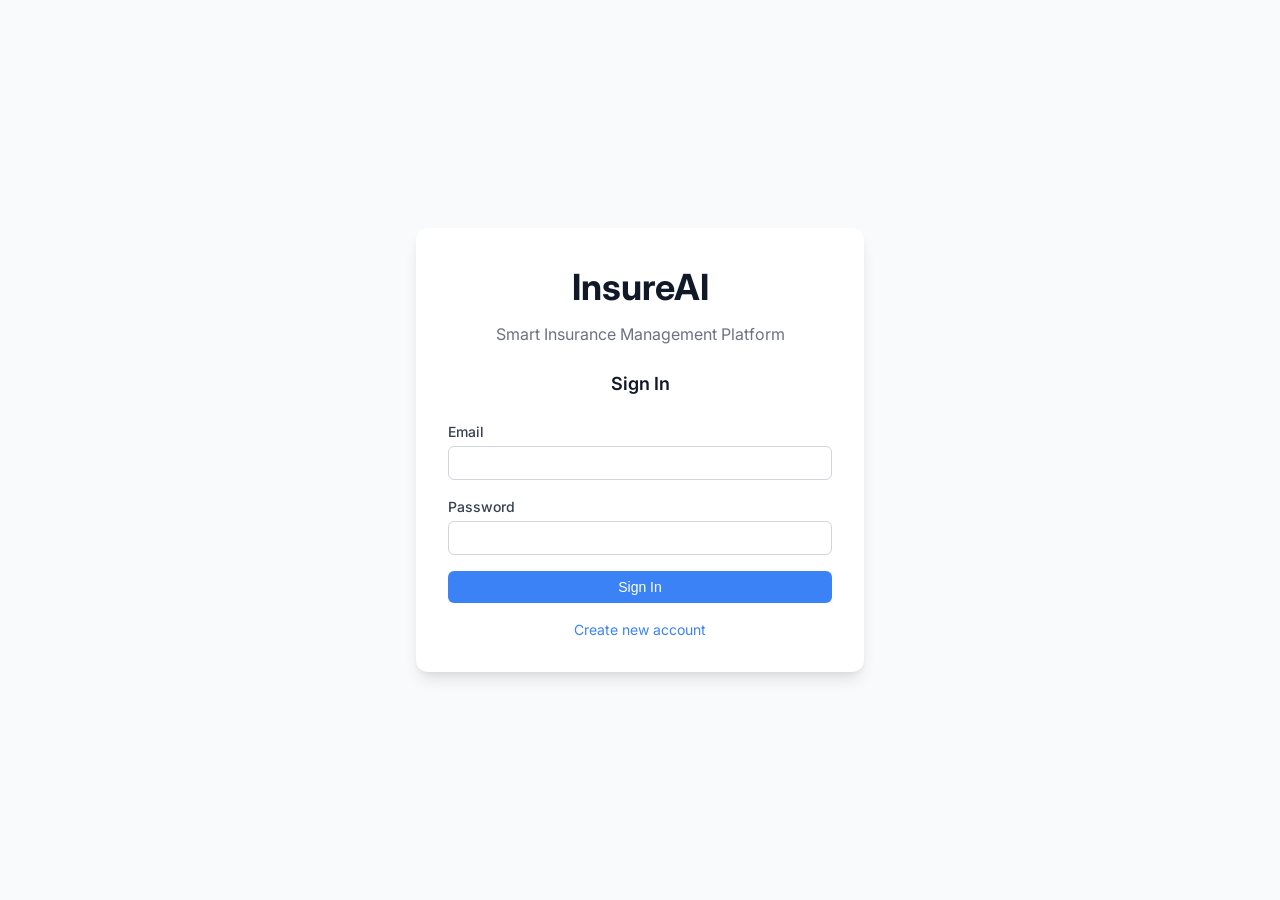
<file: src/main/resources/static/index.html>
<!DOCTYPE html>
<html lang="en">
<head>
    <meta charset="UTF-8">
    <meta name="viewport" content="width=device-width, initial-scale=1.0">
    <title>InsureAI</title>
    <script>
        // Redirect based on authentication
        const token = localStorage.getItem('insureai_token');
        if (token) {
            window.location.href = 'dashboard.html';
        } else {
            window.location.href = 'login.html';
        }
    </script>
</head>
<body>
    <p>Redirecting...</p>
</body>
</html>
</file>
<file: src/main/resources/static/styles.css>
@import url('https://fonts.googleapis.com/css2?family=Inter:wght@300;400;500;600;700&display=swap');

* {
    box-sizing: border-box;
    margin: 0;
    padding: 0;
}

body {
    font-family: 'Inter', -apple-system, BlinkMacSystemFont, 'Segoe UI', Roboto, sans-serif;
    background-color: #f9fafb;
    color: #111827;
    line-height: 1.5;
}

/* Layout */
.flex {
    display: flex;
}

.flex-1 {
    flex: 1;
}

.h-screen {
    height: 100vh;
}

.overflow-y-auto {
    overflow-y: auto;
}

.w-64 {
    width: 16rem;
}

.min-h-screen {
    min-height: 100vh;
}

.p-6 {
    padding: 1.5rem;
}

.p-8 {
    padding: 2rem;
}

.px-4 {
    padding-left: 1rem;
    padding-right: 1rem;
}

.py-2 {
    padding-top: 0.5rem;
    padding-bottom: 0.5rem;
}

.py-3 {
    padding-top: 0.75rem;
    padding-bottom: 0.75rem;
}

.mt-6 {
    margin-top: 1.5rem;
}

.mb-6 {
    margin-bottom: 1.5rem;
}

.mb-8 {
    margin-bottom: 2rem;
}

.mb-4 {
    margin-bottom: 1rem;
}

.mt-4 {
    margin-top: 1rem;
}

.mt-2 {
    margin-top: 0.5rem;
}

.space-y-4 > * + * {
    margin-top: 1rem;
}

.space-y-2 > * + * {
    margin-top: 0.5rem;
}

/* Grid */
.grid {
    display: grid;
}

.grid-cols-1 {
    grid-template-columns: repeat(1, minmax(0, 1fr));
}

.gap-6 {
    gap: 1.5rem;
}

.gap-4 {
    gap: 1rem;
}

/* Sidebar */
.sidebar {
    width: 16rem;
    background-color: #1f2937;
    box-shadow: 0 1px 3px 0 rgba(0, 0, 0, 0.1), 0 1px 2px 0 rgba(0, 0, 0, 0.06);
    min-height: 100vh;
}

.sidebar-header {
    padding: 1.5rem;
    border-bottom: 1px solid #374151;
}

.sidebar-title {
    font-size: 1.5rem;
    font-weight: 700;
    color: #f9fafb;
}

.sidebar-nav {
    margin-top: 1.5rem;
}

.nav-link {
    display: block;
    padding: 0.75rem 1.5rem;
    color: #d1d5db;
    text-decoration: none;
    transition: background-color 0.2s, color 0.2s;
}

.nav-link:hover {
    background-color: #374151;
    color: #f9fafb;
}

.nav-link.active {
    background-color: #3b82f6;
    color: #ffffff;
}

.nav-button {
    display: block;
    width: 100%;
    text-align: left;
    padding: 0.75rem 1.5rem;
    color: #d1d5db;
    background: none;
    border: none;
    cursor: pointer;
    transition: background-color 0.2s, color 0.2s;
    font-family: inherit;
    font-size: inherit;
}

.nav-button:hover {
    background-color: #374151;
    color: #f9fafb;
}

/* Main Content */
.main-content {
    flex: 1;
    padding: 1.5rem;
    overflow-y: auto;
}

.page-title {
    font-size: 1.875rem;
    font-weight: 700;
    color: #111827;
    margin-bottom: 1.5rem;
}

/* Cards */
.card {
    background-color: #ffffff;
    border-radius: 0.5rem;
    box-shadow: 0 1px 3px 0 rgba(0, 0, 0, 0.1), 0 1px 2px 0 rgba(0, 0, 0, 0.06);
    padding: 1.5rem;
    margin-bottom: 2rem;
}

.card-title {
    font-size: 1.125rem;
    font-weight: 600;
    color: #111827;
    margin-bottom: 1rem;
}

/* Stats Cards */
.stats-grid {
    display: grid;
    grid-template-columns: repeat(auto-fit, minmax(250px, 1fr));
    gap: 1.5rem;
    margin-bottom: 2rem;
}

.stat-card {
    background-color: #ffffff;
    border-radius: 0.5rem;
    box-shadow: 0 1px 3px 0 rgba(0, 0, 0, 0.1), 0 1px 2px 0 rgba(0, 0, 0, 0.06);
    padding: 1.5rem;
    border-left: 4px solid;
}

.stat-card.booked {
    border-left-color: #10b981;
}

.stat-card.completed {
    border-left-color: #3b82f6;
}

.stat-card.cancelled {
    border-left-color: #ef4444;
}

.stat-label {
    font-size: 0.75rem;
    font-weight: 500;
    text-transform: uppercase;
    letter-spacing: 0.05em;
    color: #6b7280;
}

.stat-value {
    margin-top: 1rem;
    font-size: 2.25rem;
    font-weight: 600;
    color: #111827;
}

.stat-desc {
    margin-top: 0.5rem;
    font-size: 0.75rem;
    color: #6b7280;
}

/* Charts */
.charts-grid {
    display: grid;
    grid-template-columns: repeat(auto-fit, minmax(300px, 1fr));
    gap: 1.5rem;
    margin-bottom: 2rem;
}

.chart-card {
    background-color: #ffffff;
    border-radius: 0.5rem;
    box-shadow: 0 1px 3px 0 rgba(0, 0, 0, 0.1), 0 1px 2px 0 rgba(0, 0, 0, 0.06);
    padding: 1.5rem;
}

.chart-title {
    font-size: 1.125rem;
    font-weight: 600;
    margin-bottom: 1rem;
    color: #111827;
}

/* Forms */
.form-group {
    margin-bottom: 1rem;
}

.form-label {
    display: block;
    font-size: 0.875rem;
    font-weight: 500;
    color: #374151;
    margin-bottom: 0.25rem;
}

.form-input {
    width: 100%;
    padding: 0.5rem 0.75rem;
    border: 1px solid #d1d5db;
    border-radius: 0.375rem;
    font-size: 0.875rem;
    transition: border-color 0.2s, box-shadow 0.2s;
}

.form-input:focus {
    outline: none;
    border-color: #3b82f6;
    box-shadow: 0 0 0 3px rgba(59, 130, 246, 0.1);
}

.form-grid {
    display: grid;
    grid-template-columns: repeat(auto-fit, minmax(200px, 1fr));
    gap: 1rem;
}

/* Buttons */
.btn {
    display: inline-flex;
    align-items: center;
    justify-content: center;
    padding: 0.5rem 1rem;
    border-radius: 0.375rem;
    font-size: 0.875rem;
    font-weight: 500;
    text-decoration: none;
    border: none;
    cursor: pointer;
    transition: background-color 0.2s, color 0.2s, transform 0.1s;
}

.btn:hover {
    transform: translateY(-1px);
}

.btn-primary {
    background-color: #3b82f6;
    color: #ffffff;
}

.btn-primary:hover {
    background-color: #2563eb;
}

.btn-secondary {
    background-color: #6b7280;
    color: #ffffff;
}

.btn-secondary:hover {
    background-color: #4b5563;
}

.btn-success {
    background-color: #10b981;
    color: #ffffff;
}

.btn-success:hover {
    background-color: #059669;
}

.btn-full {
    width: 100%;
}

/* Tables */
.table {
    width: 100%;
    border-collapse: collapse;
    margin-top: 1rem;
}

.table th,
.table td {
    padding: 0.75rem;
    text-align: left;
    border-bottom: 1px solid #e5e7eb;
}

.table th {
    background-color: #f9fafb;
    font-weight: 600;
    color: #374151;
}

.table tbody tr:hover {
    background-color: #f9fafb;
}

/* Login/Register */
.auth-container {
    min-height: 100vh;
    display: flex;
    align-items: center;
    justify-content: center;
    background-color: #f9fafb;
}

.auth-card {
    width: 100%;
    max-width: 28rem;
    background-color: #ffffff;
    border-radius: 0.75rem;
    box-shadow: 0 10px 15px -3px rgba(0, 0, 0, 0.1), 0 4px 6px -2px rgba(0, 0, 0, 0.05);
    padding: 2rem;
}

.auth-title {
    font-size: 1.875rem;
    font-weight: 700;
    color: #111827;
    text-align: center;
    margin-bottom: 1.5rem;
}

.auth-subtitle {
    font-size: 1.125rem;
    font-weight: 600;
    color: #111827;
    text-align: center;
    margin-bottom: 1.5rem;
}

.auth-form .form-group {
    margin-bottom: 1rem;
}

.auth-link {
    display: block;
    text-align: center;
    margin-top: 1rem;
    color: #3b82f6;
    text-decoration: none;
    font-size: 0.875rem;
}

.auth-link:hover {
    text-decoration: underline;
}

/* Loading and Messages */
.loading {
    text-align: center;
    padding: 2rem;
    color: #6b7280;
}

.hidden {
    display: none;
}

/* Responsive */
@media (max-width: 768px) {
    .sidebar {
        width: 100%;
        min-height: auto;
    }

    .main-content {
        padding: 1rem;
    }

    .stats-grid,
    .charts-grid {
        grid-template-columns: 1fr;
    }

    .form-grid {
        grid-template-columns: 1fr;
    }

    .auth-card {
        margin: 1rem;
        padding: 1.5rem;
    }
}
</file>
